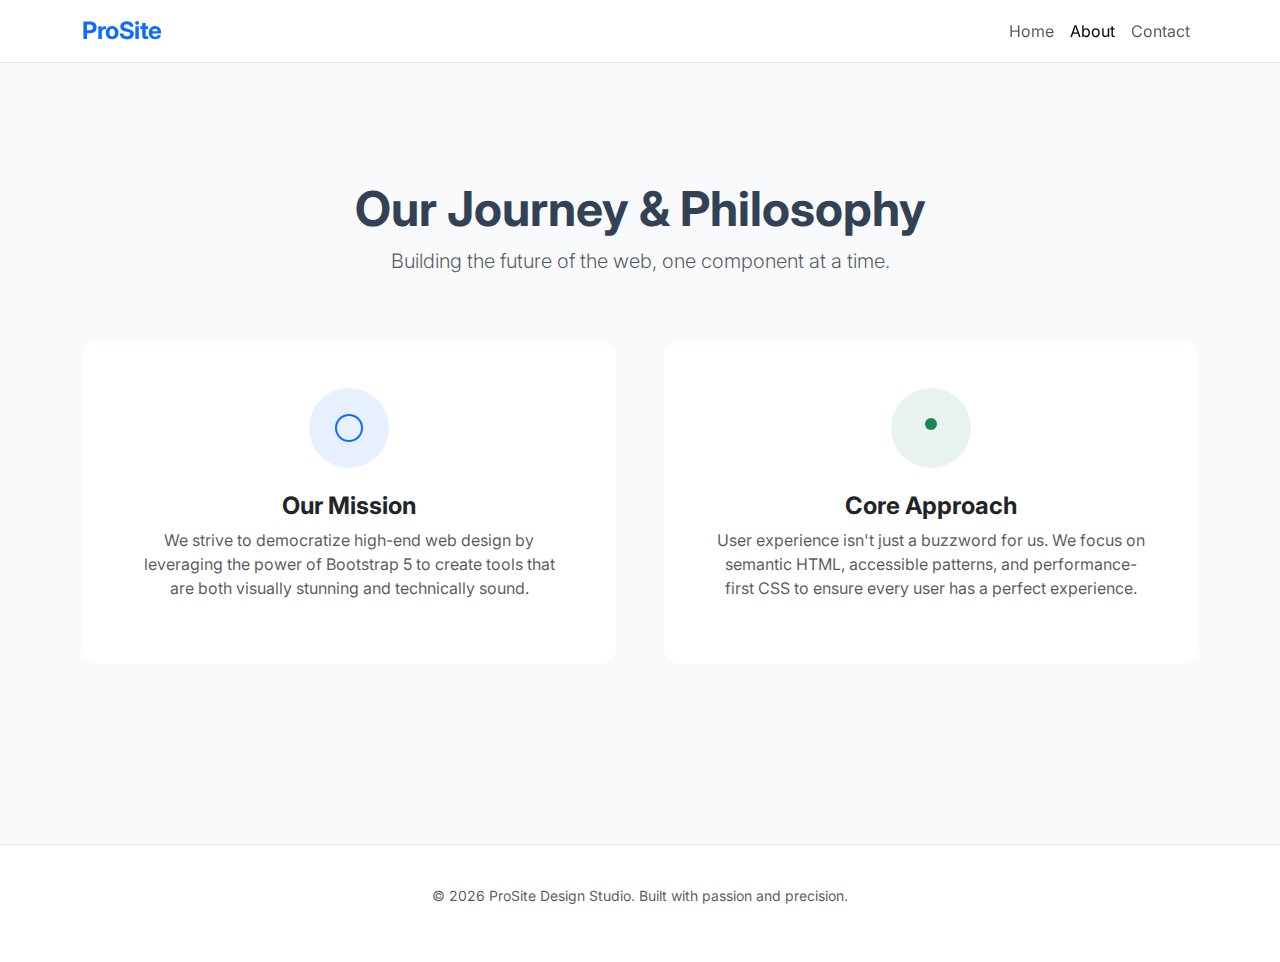
<file: about.html>
<!DOCTYPE html>
<html lang="en">
<head>
    <meta charset="UTF-8">
    <title>ProSite | About Our Vision</title>
    <meta name="viewport" content="width=device-width, initial-scale=1">
    <link href="https://cdn.jsdelivr.net/npm/bootstrap@5.3.3/dist/css/bootstrap.min.css" rel="stylesheet">
    <link rel="stylesheet" href="style.css">
    <link href="https://fonts.googleapis.com/css2?family=Inter:wght@400;600;800&display=swap" rel="stylesheet">
</head>
<body>

    <nav class="navbar navbar-expand-lg navbar-light bg-white border-bottom fixed-top">
        <div class="container">
            <a class="navbar-brand fw-bold text-primary" href="index.html">ProSite</a>
            <div class="collapse navbar-collapse show">
                <ul class="navbar-nav ms-auto">
                    <li class="nav-item"><a class="nav-link" href="index.html">Home</a></li>
                    <li class="nav-item"><a class="nav-link active" href="about.html">About</a></li>
                    <li class="nav-item"><a class="nav-link" href="contact.html">Contact</a></li>
                </ul>
            </div>
        </div>
    </nav>

    <section class="page-section">
        <div class="container">
            <div class="row justify-content-center">
                <div class="col-lg-8 text-center mb-5">
                    <h2 class="fw-bold display-5">Our Journey & Philosophy</h2>
                    <p class="lead text-muted">Building the future of the web, one component at a time.</p>
                </div>
            </div>

            <div class="row g-5">
                <div class="col-md-6">
                    <div class="card info-card h-100 border-0 bg-white">
                        <div class="card-body text-center p-5">
                            <div class="bg-primary bg-opacity-10 text-primary rounded-circle d-inline-flex align-items-center justify-content-center mb-4" style="width: 80px; height: 80px;">
                                <svg width="32" height="32" fill="currentColor" viewBox="0 0 16 16"><path d="M8 1a7 7 0 1 0 0 14A7 7 0 0 0 8 1zm0 13a6 6 0 1 1 0-12 6 6 0 0 1 0 12z"/></svg>
                            </div>
                            <h4 class="fw-bold">Our Mission</h4>
                            <p class="text-muted">
                                We strive to democratize high-end web design by leveraging the power of Bootstrap 5 to create tools that are both visually stunning and technically sound.
                            </p>
                        </div>
                    </div>
                </div>

                <div class="col-md-6">
                    <div class="card info-card h-100 border-0 bg-white">
                        <div class="card-body text-center p-5">
                            <div class="bg-success bg-opacity-10 text-success rounded-circle d-inline-flex align-items-center justify-content-center mb-4" style="width: 80px; height: 80px;">
                                <svg width="32" height="32" fill="currentColor" viewBox="0 0 16 16"><path d="M11 6a3 3 0 1 1-6 0 3 3 0 0 1 6 0z"/></svg>
                            </div>
                            <h4 class="fw-bold">Core Approach</h4>
                            <p class="text-muted">
                                User experience isn't just a buzzword for us. We focus on semantic HTML, accessible patterns, and performance-first CSS to ensure every user has a perfect experience.
                            </p>
                        </div>
                    </div>
                </div>
            </div>
        </div>
    </section>

    <footer class="footer">
        <div class="container text-center">
            <p class="text-muted small">© 2026 ProSite Design Studio. Built with passion and precision.</p>
        </div>
    </footer>

    <script src="https://cdn.jsdelivr.net/npm/bootstrap@5.3.3/dist/js/bootstrap.bundle.min.js"></script>
</body>
</html>
</file>
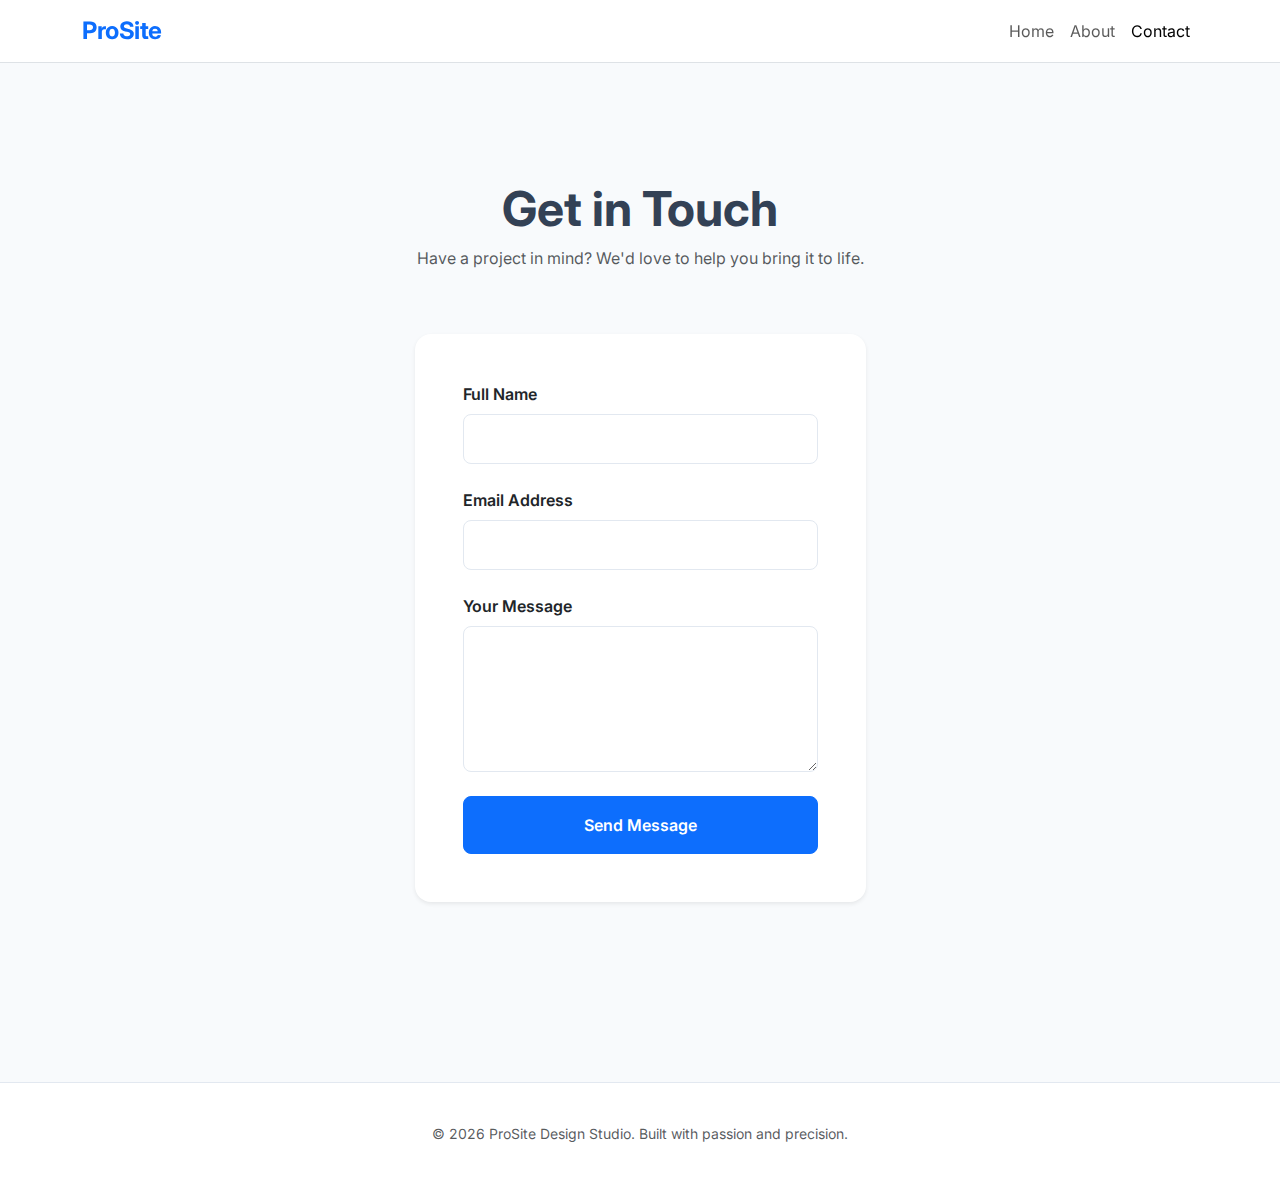
<file: contact.html>
<!DOCTYPE html>
<html lang="en">
<head>
    <meta charset="UTF-8">
    <title>ProSite | Start a Conversation</title>
    <meta name="viewport" content="width=device-width, initial-scale=1">
    <link href="https://cdn.jsdelivr.net/npm/bootstrap@5.3.3/dist/css/bootstrap.min.css" rel="stylesheet">
    <link rel="stylesheet" href="style.css">
    <link href="https://fonts.googleapis.com/css2?family=Inter:wght@400;600;800&display=swap" rel="stylesheet">
</head>
<body>

    <nav class="navbar navbar-expand-lg navbar-light bg-white border-bottom fixed-top">
        <div class="container">
            <a class="navbar-brand fw-bold text-primary" href="index.html">ProSite</a>
            <div class="collapse navbar-collapse show">
                <ul class="navbar-nav ms-auto">
                    <li class="nav-item"><a class="nav-link" href="index.html">Home</a></li>
                    <li class="nav-item"><a class="nav-link" href="about.html">About</a></li>
                    <li class="nav-item"><a class="nav-link active" href="contact.html">Contact</a></li>
                </ul>
            </div>
        </div>
    </nav>

    <section class="page-section">
        <div class="container">
            <div class="row justify-content-center">
                <div class="col-lg-6 text-center mb-5">
                    <h2 class="fw-bold display-5">Get in Touch</h2>
                    <p class="text-muted">Have a project in mind? We'd love to help you bring it to life.</p>
                </div>
            </div>

            <div class="row justify-content-center">
                <div class="col-lg-5">
                    <div class="card info-card p-3 border-0 bg-white shadow-sm">
                        <div class="card-body">
                            <form id="contactForm">
                                <div class="mb-4">
                                    <label class="form-label fw-semibold">Full Name</label>
                                    <input type="text" class="form-control" required>
                                </div>

                                <div class="mb-4">
                                    <label class="form-label fw-semibold">Email Address</label>
                                    <input type="email" class="form-control" required>
                                </div>

                                <div class="mb-4">
                                    <label class="form-label fw-semibold">Your Message</label>
                                    <textarea class="form-control" rows="5"></textarea>
                                </div>

                                <button type="submit" class="btn btn-primary w-100 py-3">Send Message</button>
                            </form>
                            <div id="successMsg" class="mt-3 text-center text-success fw-bold d-none">
                                Message sent successfully!
                            </div>
                        </div>
                    </div>
                </div>
            </div>
        </div>
    </section>

    <footer class="footer">
        <div class="container text-center">
            <p class="text-muted small">© 2026 ProSite Design Studio. Built with passion and precision.</p>
        </div>
    </footer>

    <script>
        document.getElementById('contactForm').addEventListener('submit', function(e) {
            e.preventDefault();
            this.classList.add('d-none');
            document.getElementById('successMsg').classList.remove('d-none');
        });
    </script>
    <script src="https://cdn.jsdelivr.net/npm/bootstrap@5.3.3/dist/js/bootstrap.bundle.min.js"></script>
</body>
</html>
</file>
<file: style.css>
/* Modern Root Variables */
:root {
    --primary-color: #0d6efd;
    --secondary-color: #6c757d;
    --bg-light: #f8fafc;
    --white: #ffffff;
    --transition-smooth: all 0.3s cubic-bezier(0.4, 0, 0.2, 1);
}

body {
    padding-top: 80px;
    background-color: var(--bg-light);
    font-family: 'Inter', -apple-system, BlinkMacSystemFont, "Segoe UI", Roboto, sans-serif;
    color: #334155;
}

/* Navbar Enhancement */
.navbar {
    backdrop-filter: blur(10px);
    background-color: rgba(255, 255, 255, 0.9) !important;
    transition: var(--transition-smooth);
}

.navbar-brand {
    font-size: 1.5rem;
    letter-spacing: -0.5px;
}

/* Hero Section */
.hero-section {
    padding: 120px 0;
    background: linear-gradient(135deg, #ffffff 0%, #f1f5f9 100%);
    border-bottom: 1px solid #e2e8f0;
}

.hero-section h1 {
    font-size: 3.5rem;
    line-height: 1.2;
    margin-bottom: 1.5rem;
}

/* Card Styling */
.service-card, .info-card {
    border: 1px solid rgba(0,0,0,0.05);
    border-radius: 16px;
    background: var(--white);
    transition: var(--transition-smooth);
    height: 100%;
}

.service-card:hover, .info-card:hover {
    transform: translateY(-10px);
    box-shadow: 0 20px 25px -5px rgba(0, 0, 0, 0.1), 0 10px 10px -5px rgba(0, 0, 0, 0.04);
}

.card-body {
    padding: 2rem;
}

/* Button Refinement */
.btn-primary {
    padding: 0.8rem 2rem;
    border-radius: 8px;
    font-weight: 600;
    transition: var(--transition-smooth);
}

/* Section Spacing */
.page-section {
    padding: 100px 0;
}

/* Form Styling */
.form-control {
    padding: 0.75rem 1rem;
    border-radius: 8px;
    border: 1px solid #e2e8f0;
}

.form-control:focus {
    box-shadow: 0 0 0 4px rgba(13, 110, 253, 0.1);
}

/* Footer */
.footer {
    background-color: var(--white);
    border-top: 1px solid #e2e8f0;
    padding: 40px 0;
    margin-top: 80px;
}
</file>
